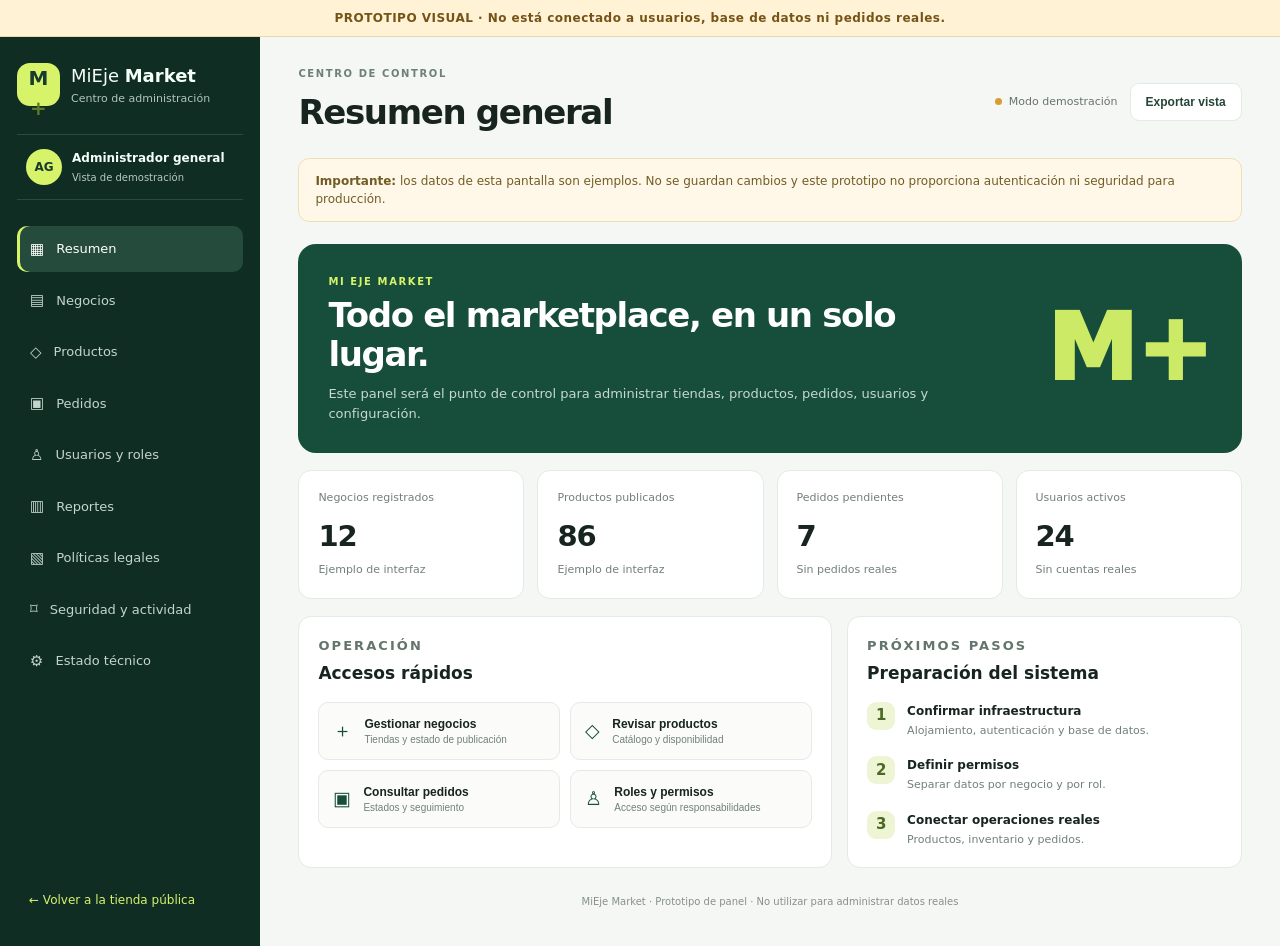
<file: panel-admin.html>
<!doctype html>
<html lang="es">
<head>
  <meta charset="utf-8"><meta name="viewport" content="width=device-width, initial-scale=1">
  <title>MiEje Market | Panel de administración (prototipo)</title>
  <link rel="stylesheet" href="panel-admin.css"><script src="panel-admin.js" defer></script>
</head>
<body>
  <div class="prototype-banner">PROTOTIPO VISUAL · No está conectado a usuarios, base de datos ni pedidos reales.</div>
  <div class="layout">
    <aside class="sidebar">
      <a class="brand" href="index.html"><span class="brand-icon">M<span>+</span></span><span>MiEje <b>Market</b><small>Centro de administración</small></span></a>
      <div class="profile"><div class="avatar">AG</div><div><strong>Administrador general</strong><small>Vista de demostración</small></div></div>
      <nav id="sideNav" aria-label="Navegación del panel">
        <button class="nav-item active" data-view="overview">▦ <span>Resumen</span></button>
        <button class="nav-item" data-view="businesses">▤ <span>Negocios</span></button>
        <button class="nav-item" data-view="products">◇ <span>Productos</span></button>
        <button class="nav-item" data-view="orders">▣ <span>Pedidos</span></button>
        <button class="nav-item" data-view="users">♙ <span>Usuarios y roles</span></button>
        <button class="nav-item" data-view="reports">▥ <span>Reportes</span></button>
        <button class="nav-item" data-view="legal">▧ <span>Políticas legales</span></button>
        <button class="nav-item" data-view="security">⌑ <span>Seguridad y actividad</span></button>
        <button class="nav-item" data-view="technical">⚙ <span>Estado técnico</span></button>
      </nav>
      <a class="back-link" href="index.html">← Volver a la tienda pública</a>
    </aside>
    <main class="main">
      <header class="topbar"><div><p class="eyebrow">CENTRO DE CONTROL</p><h1 id="pageTitle">Resumen general</h1></div><div class="top-actions"><span class="status-dot">Modo demostración</span><button id="exportBtn" class="button secondary">Exportar vista</button></div></header>
      <div class="notice"><strong>Importante:</strong> los datos de esta pantalla son ejemplos. No se guardan cambios y este prototipo no proporciona autenticación ni seguridad para producción.</div>
      <section id="view-overview" class="view active-view">
        <div class="welcome"><div><p class="eyebrow">MI EJE MARKET</p><h2>Todo el marketplace, en un solo lugar.</h2><p>Este panel será el punto de control para administrar tiendas, productos, pedidos, usuarios y configuración.</p></div><div class="welcome-mark">M+</div></div>
        <div class="stats"><article class="stat"><span>Negocios registrados</span><strong>12</strong><small>Ejemplo de interfaz</small></article><article class="stat"><span>Productos publicados</span><strong>86</strong><small>Ejemplo de interfaz</small></article><article class="stat"><span>Pedidos pendientes</span><strong>7</strong><small>Sin pedidos reales</small></article><article class="stat"><span>Usuarios activos</span><strong>24</strong><small>Sin cuentas reales</small></article></div>
        <div class="columns"><article class="card"><div class="card-heading"><div><p class="eyebrow">OPERACIÓN</p><h3>Accesos rápidos</h3></div></div><div class="quick-grid"><button data-jump="businesses">＋ <span><b>Gestionar negocios</b><small>Tiendas y estado de publicación</small></span></button><button data-jump="products">◇ <span><b>Revisar productos</b><small>Catálogo y disponibilidad</small></span></button><button data-jump="orders">▣ <span><b>Consultar pedidos</b><small>Estados y seguimiento</small></span></button><button data-jump="users">♙ <span><b>Roles y permisos</b><small>Acceso según responsabilidades</small></span></button></div></article><article class="card"><div class="card-heading"><div><p class="eyebrow">PRÓXIMOS PASOS</p><h3>Preparación del sistema</h3></div></div><ul class="checklist"><li><span class="check">1</span><div><b>Confirmar infraestructura</b><small>Alojamiento, autenticación y base de datos.</small></div></li><li><span class="check">2</span><div><b>Definir permisos</b><small>Separar datos por negocio y por rol.</small></div></li><li><span class="check">3</span><div><b>Conectar operaciones reales</b><small>Productos, inventario y pedidos.</small></div></li></ul></article></div>
      </section>
      <section id="view-businesses" class="view"><div class="section-intro"><h2>Negocios</h2><p>En la versión conectada, el administrador podrá aprobar, suspender y actualizar tiendas.</p></div><div class="toolbar"><input data-filter="businessTable" placeholder="Buscar negocio de ejemplo…"><button class="button primary" data-demo="Crear negocio">＋ Nuevo negocio</button></div><div class="table-wrap"><table id="businessTable"><thead><tr><th>Negocio</th><th>Categoría</th><th>Estado</th><th>Propietario</th><th>Acción</th></tr></thead><tbody><tr><td>Café de la Montaña</td><td>Comidas</td><td><span class="pill green">Publicado</span></td><td>Vendedor demo</td><td><button class="table-action" data-demo="Editar negocio">Editar</button></td></tr><tr><td>Moda Eje</td><td>Moda</td><td><span class="pill yellow">Pendiente</span></td><td>Vendedor demo</td><td><button class="table-action" data-demo="Revisar negocio">Revisar</button></td></tr><tr><td>Tech Pereira</td><td>Tecnología</td><td><span class="pill green">Publicado</span></td><td>Vendedor demo</td><td><button class="table-action" data-demo="Editar negocio">Editar</button></td></tr></tbody></table></div></section>
      <section id="view-products" class="view"><div class="section-intro"><h2>Productos</h2><p>La gestión real deberá validar precio, inventario, negocio propietario y disponibilidad.</p></div><div class="toolbar"><input data-filter="productTable" placeholder="Buscar producto de ejemplo…"><button class="button primary" data-demo="Crear producto">＋ Nuevo producto</button></div><div class="table-wrap"><table id="productTable"><thead><tr><th>Producto</th><th>Negocio</th><th>Precio demo</th><th>Inventario</th><th>Estado</th></tr></thead><tbody><tr><td>Café especial 500 g</td><td>Café de la Montaña</td><td>$28.000</td><td>18</td><td><span class="pill green">Disponible</span></td></tr><tr><td>Camisa casual</td><td>Moda Eje</td><td>$65.000</td><td>9</td><td><span class="pill green">Disponible</span></td></tr><tr><td>Audífonos inalámbricos</td><td>Tech Pereira</td><td>$89.000</td><td>0</td><td><span class="pill red">Agotado</span></td></tr></tbody></table></div></section>
      <section id="view-orders" class="view"><div class="section-intro"><h2>Pedidos</h2><p>Esta tabla es ilustrativa. El ZIP original no registra ni envía pedidos al servidor.</p></div><div class="toolbar"><input data-filter="ordersTable" placeholder="Buscar pedido de ejemplo…"><button class="button secondary" data-demo="Descargar reporte de pedidos">Descargar reporte</button></div><div class="table-wrap"><table id="ordersTable"><thead><tr><th>Referencia demo</th><th>Negocio</th><th>Fecha</th><th>Total demo</th><th>Estado</th></tr></thead><tbody><tr><td>DEMO-1001</td><td>Café de la Montaña</td><td>—</td><td>$56.000</td><td><span class="pill yellow">Pendiente</span></td></tr><tr><td>DEMO-1002</td><td>Moda Eje</td><td>—</td><td>$65.000</td><td><span class="pill blue">En preparación</span></td></tr><tr><td>DEMO-1003</td><td>Tech Pereira</td><td>—</td><td>$89.000</td><td><span class="pill green">Entregado</span></td></tr></tbody></table></div></section>
      <section id="view-users" class="view"><div class="section-intro"><h2>Usuarios y roles</h2><p>La asignación de roles deberá realizarse en el servidor y comprobarse en cada operación protegida.</p></div><div class="role-grid"><article class="role-card"><span class="role-icon">♛</span><h3>Administrador general</h3><p>Administración global y configuración del marketplace.</p><small>Acceso global, con auditoría.</small></article><article class="role-card"><span class="role-icon">▤</span><h3>Administrador de negocio</h3><p>Gestiona solo la tienda que tiene asignada.</p><small>Datos aislados por negocio.</small></article><article class="role-card"><span class="role-icon">♙</span><h3>Empleado</h3><p>Accede únicamente a las funciones autorizadas.</p><small>Permisos por tarea.</small></article><article class="role-card"><span class="role-icon">⚙</span><h3>Personal técnico</h3><p>Consulta diagnósticos y registros técnicos autorizados.</p><small>Sin acceso automático a datos privados.</small></article></div><div class="notice secondary-notice">No se deben guardar contraseñas en archivos HTML o JavaScript, ni confiar en ocultar botones como medida de seguridad.</div></section>
      <section id="view-reports" class="view"><div class="section-intro"><h2>Reportes y estadísticas</h2><p>Los indicadores definitivos se calcularán con datos reales y permisos de consulta.</p></div><div class="card"><h3>Reportes planificados</h3><ul class="plain-list"><li>Ventas por periodo y negocio.</li><li>Pedidos por estado y tiempo de entrega.</li><li>Productos con bajo inventario.</li><li>Negocios activos y productos publicados.</li><li>Exportaciones autorizadas con protección de datos personales.</li></ul></div></section>
      <section id="view-legal" class="view"><div class="section-intro"><h2>Políticas legales</h2><p>El proyecto ya contiene textos legales de base dentro de <code>app.js</code>.</p></div><div class="card"><h3>Documentos existentes</h3><ul class="plain-list"><li>Política de privacidad.</li><li>Tratamiento de datos personales.</li><li>Términos y condiciones.</li></ul><p>Antes de un lanzamiento comercial se deben completar los datos del responsable, revisar los flujos reales de datos y publicar fechas de actualización.</p><a class="button secondary inline-button" href="index.html">Abrir página pública y revisar políticas</a></div></section>
      <section id="view-security" class="view"><div class="section-intro"><h2>Seguridad y actividad</h2><p>El registro real deberá ser generado por el servidor y protegido contra modificaciones no autorizadas.</p></div><div class="card"><h3>Eventos que conviene registrar</h3><ul class="plain-list"><li>Inicio y cierre de sesión, y fallos de autenticación.</li><li>Cambios de roles y permisos.</li><li>Creación, modificación o suspensión de tiendas.</li><li>Cambios de precio, inventario y estado de pedidos.</li><li>Operaciones administrativas sensibles.</li></ul><p class="muted">No se deben registrar contraseñas, tokens ni datos sensibles innecesarios.</p></div></section>
      <section id="view-technical" class="view"><div class="section-intro"><h2>Estado técnico</h2><p>Esta pantalla todavía no mide servicios reales.</p></div><div class="status-grid"><article class="status-card"><span class="status-symbol">◎</span><div><b>Interfaz pública</b><small>Archivos incluidos en el ZIP</small></div><span class="pill blue">Presente</span></article><article class="status-card"><span class="status-symbol">◉</span><div><b>Autenticación</b><small>No detectada en el ZIP</small></div><span class="pill red">Pendiente</span></article><article class="status-card"><span class="status-symbol">◉</span><div><b>Base de datos</b><small>No configurada en los archivos entregados</small></div><span class="pill red">Por confirmar</span></article><article class="status-card"><span class="status-symbol">◉</span><div><b>Registro de pedidos</b><small>El código actual solo muestra una vista previa</small></div><span class="pill yellow">Pendiente</span></article></div></section>
      <footer class="footer">MiEje Market · Prototipo de panel · No utilizar para administrar datos reales</footer>
    </main>
  </div>
  <div id="toast" class="toast" role="status" aria-live="polite"></div>
</body></html>
</file>
<file: panel-admin.css>
:root{--ink:#17241f;--muted:#718078;--line:#e4eae5;--paper:#f5f7f4;--white:#fff;--green:#174e3b;--lime:#d7f36a;--red:#b83e3e}*{box-sizing:border-box}body{margin:0;background:var(--paper);color:var(--ink);font:15px/1.5 Inter,ui-sans-serif,system-ui,-apple-system,"Segoe UI",sans-serif}.prototype-banner{background:#fff2d5;color:#755316;text-align:center;padding:9px 14px;font-size:12px;font-weight:800;letter-spacing:.04em;border-bottom:1px solid #ead8a9}.layout{min-height:calc(100vh - 38px);display:grid;grid-template-columns:260px minmax(0,1fr)}.sidebar{background:#102d24;color:#f5fff8;padding:25px 17px;display:flex;flex-direction:column;gap:26px}.brand{display:flex;align-items:center;gap:11px;color:inherit;text-decoration:none;font-size:18px;font-weight:500}.brand small{display:block;color:#afc6ba;font-size:11px;margin-top:2px}.brand-icon{display:grid;place-items:center;width:43px;height:43px;background:var(--lime);color:#173b2e;border-radius:13px;font-weight:900;font-size:20px}.brand-icon span{color:#5e7b25}.profile{display:flex;align-items:center;gap:10px;padding:14px 9px;border-block:1px solid #ffffff20;font-size:12px}.profile small{display:block;color:#b4c9bf;margin-top:3px}.avatar{display:grid;place-items:center;background:#d7f36a;color:#183b2e;width:36px;height:36px;border-radius:50%;font-weight:800}.sidebar nav{display:grid;gap:5px}.nav-item{border:0;background:transparent;color:#c4d5cc;text-align:left;display:flex;gap:12px;align-items:center;padding:12px 13px;border-radius:10px;font:inherit;cursor:pointer}.nav-item span{font-size:13px}.nav-item:hover,.nav-item.active{background:#244b3c;color:white}.nav-item.active{box-shadow:inset 3px 0 var(--lime)}.back-link{margin-top:auto;color:#d7f36a;text-decoration:none;font-size:12px;padding:12px}.main{padding:29px clamp(18px,3vw,42px);min-width:0}.topbar{display:flex;align-items:center;justify-content:space-between;gap:20px;margin-bottom:20px}.eyebrow{font-size:10px;font-weight:900;letter-spacing:.16em;color:#6e8175;margin:0 0 6px}.topbar h1{font-size:clamp(25px,3vw,34px);letter-spacing:-.04em;margin:0}.top-actions{display:flex;align-items:center;gap:12px}.status-dot{font-size:11px;color:#65756b}.status-dot:before{content:"";display:inline-block;width:7px;height:7px;border-radius:50%;background:#d69d35;margin-right:7px}.button{border:0;border-radius:9px;padding:11px 15px;font-weight:750;font-size:12px;cursor:pointer;text-decoration:none;display:inline-flex;align-items:center;justify-content:center}.button.primary{background:var(--green);color:white}.button.secondary{background:white;color:#254637;border:1px solid var(--line)}.notice{background:#fff8e8;border:1px solid #f0dfb4;color:#725c25;border-radius:11px;padding:13px 16px;font-size:12px;margin-bottom:22px}.welcome{background:var(--green);border-radius:18px;padding:30px;color:white;display:flex;justify-content:space-between;gap:20px;align-items:center;overflow:hidden}.welcome .eyebrow{color:#d7f36a}.welcome h2{font-size:clamp(23px,3vw,34px);letter-spacing:-.04em;line-height:1.15;margin:7px 0 10px;max-width:570px}.welcome p:last-child{color:#c6d8cf;margin:0;max-width:600px;font-size:13px}.welcome-mark{font-size:90px;line-height:1;font-weight:950;color:#d7f36a;opacity:.95}.stats{display:grid;grid-template-columns:repeat(4,minmax(0,1fr));gap:13px;margin:17px 0}.stat,.card,.role-card,.status-card{background:white;border:1px solid var(--line);border-radius:13px;padding:19px}.stat span,.stat small{display:block;color:var(--muted);font-size:11px}.stat strong{display:block;font-size:29px;letter-spacing:-.04em;margin:8px 0 4px}.columns{display:grid;grid-template-columns:1.15fr .85fr;gap:15px}.card-heading{display:flex;justify-content:space-between;align-items:center;margin-bottom:15px}.card h3,.card-heading h3{margin:0;font-size:17px}.quick-grid{display:grid;grid-template-columns:1fr 1fr;gap:10px}.quick-grid button{display:flex;align-items:center;gap:12px;text-align:left;border:1px solid var(--line);background:#fbfcfa;border-radius:10px;padding:14px;color:var(--green);font-size:19px;cursor:pointer}.quick-grid b,.quick-grid small{display:block}.quick-grid b{font-size:12px;color:var(--ink)}.quick-grid small{font-size:10px;color:var(--muted);margin-top:3px}.checklist{list-style:none;padding:0;margin:0;display:grid;gap:17px}.checklist li{display:flex;gap:12px;align-items:flex-start}.check{width:28px;height:28px;display:grid;place-items:center;background:#edf5d5;border-radius:9px;color:#4d6724;font-weight:900}.checklist b,.checklist small{display:block}.checklist b{font-size:12px}.checklist small{font-size:11px;color:var(--muted);margin-top:3px}.view{display:none}.view.active-view{display:block}.section-intro{margin:7px 0 19px}.section-intro h2{font-size:25px;margin:0 0 5px;letter-spacing:-.03em}.section-intro p{margin:0;color:var(--muted);font-size:13px}.toolbar{display:flex;justify-content:space-between;gap:12px;margin:16px 0}.toolbar input{width:min(100%,340px);border:1px solid var(--line);border-radius:9px;padding:11px 13px;font:inherit;font-size:12px;background:white}.table-wrap{background:white;border:1px solid var(--line);border-radius:13px;overflow:auto}table{width:100%;border-collapse:collapse;min-width:600px;text-align:left}th,td{padding:15px 17px;border-bottom:1px solid #edf0ed;font-size:12px}th{font-size:10px;text-transform:uppercase;letter-spacing:.08em;color:#748178;background:#fafbf9}tbody tr:last-child td{border-bottom:0}.pill{display:inline-block;padding:4px 8px;border-radius:30px;font-size:10px;font-weight:800;white-space:nowrap}.green{background:#e0f5e9;color:#23764b}.yellow{background:#fff1cf;color:#916719}.red{background:#fde6e4;color:#aa3939}.blue{background:#e5effe;color:#345c9a}.table-action{border:0;background:#eff5e7;color:#2b573e;padding:7px 10px;border-radius:7px;font-weight:800;cursor:pointer}.role-grid{display:grid;grid-template-columns:repeat(2,minmax(0,1fr));gap:13px}.role-card .role-icon{display:grid;place-items:center;width:37px;height:37px;border-radius:10px;background:#edf5d5;color:#315a3d;font-size:19px}.role-card h3{font-size:15px;margin:12px 0 5px}.role-card p,.role-card small{font-size:12px;color:var(--muted)}.role-card p{min-height:38px}.role-card small{font-weight:750}.secondary-notice{margin-top:16px}.plain-list{padding-left:20px;line-height:2.2;font-size:13px}.card p{font-size:13px;color:#64756b}.inline-button{margin-top:8px}.status-grid{display:grid;grid-template-columns:1fr 1fr;gap:12px}.status-card{display:flex;align-items:center;gap:12px}.status-symbol{font-size:22px;color:#6a8776}.status-card div{flex:1;min-width:0}.status-card b,.status-card small{display:block}.status-card b{font-size:12px}.status-card small{font-size:10px;color:var(--muted);margin-top:4px}.footer{padding:26px 0 8px;text-align:center;color:#849188;font-size:10px}.toast{position:fixed;bottom:22px;right:22px;max-width:360px;background:#173c2e;color:white;padding:13px 17px;border-radius:10px;box-shadow:0 10px 30px #102d2430;font-size:12px;opacity:0;transform:translateY(8px);pointer-events:none;transition:.2s}.toast.show{opacity:1;transform:translateY(0)}@media(max-width:1000px){.layout{grid-template-columns:220px minmax(0,1fr)}.stats{grid-template-columns:repeat(2,1fr)}.columns{grid-template-columns:1fr}}@media(max-width:700px){.layout{display:block}.sidebar{padding:14px;gap:12px}.brand{padding:3px}.profile{display:none}.sidebar nav{grid-template-columns:repeat(2,minmax(0,1fr))}.nav-item{padding:9px}.back-link{margin-top:0}.main{padding:20px 14px}.topbar{align-items:flex-start;flex-direction:column}.top-actions{width:100%;justify-content:space-between}.welcome{padding:23px}.welcome-mark{font-size:56px}.stats{gap:9px}.stat{padding:14px}.stat strong{font-size:24px}.quick-grid,.role-grid,.status-grid{grid-template-columns:1fr}.toolbar{align-items:stretch;flex-direction:column}.toolbar input{width:100%}}
</file>
